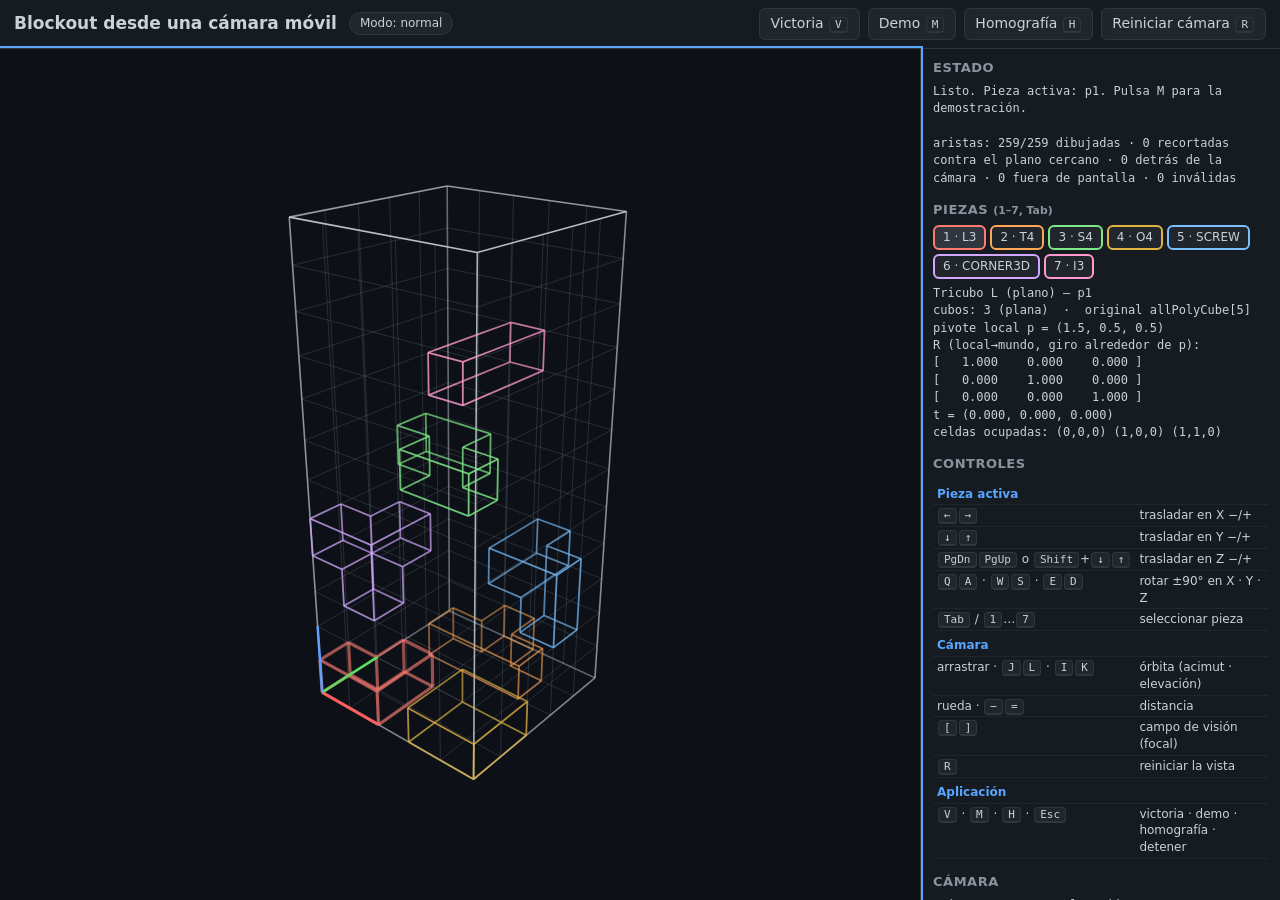
<file: app/index.html>
<!doctype html>
<html lang="es">
<head>
  <meta charset="utf-8">
  <meta name="viewport" content="width=device-width, initial-scale=1">
  <title>Blockout desde una cámara móvil</title>
  <link rel="icon" href="data:,">
  <link rel="stylesheet" href="css/style.css">
</head>
<body>
  <header>
    <h1>Blockout desde una cámara móvil</h1>
    <span id="mode-badge" class="badge">Modo: normal</span>
    <nav class="actions">
      <button id="btn-victory" title="Animación de victoria (V)">Victoria <kbd>V</kbd></button>
      <button id="btn-demo" title="Modo demostración (M)">Demo <kbd>M</kbd></button>
      <button id="btn-homography" title="Experimento de homografía (H)">Homografía <kbd>H</kbd></button>
      <button id="btn-reset" title="Restablecer la cámara (R)">Reiniciar cámara <kbd>R</kbd></button>
    </nav>
  </header>

  <main>
    <section id="stage">
      <canvas id="view" tabindex="0" aria-label="Escena 3D proyectada"></canvas>
      <div id="caption" hidden></div>
    </section>

    <aside id="side">
      <section>
        <h2>Estado</h2>
        <pre id="status"></pre>
      </section>
      <section>
        <h2>Piezas <small>(1–7, Tab)</small></h2>
        <div id="piece-list"></div>
        <pre id="piece-info"></pre>
      </section>
      <section>
        <h2>Controles</h2>
        <table class="keys">
          <tr><th>Pieza activa</th><td></td></tr>
          <tr><td><kbd>←</kbd><kbd>→</kbd></td><td>trasladar en X −/+</td></tr>
          <tr><td><kbd>↓</kbd><kbd>↑</kbd></td><td>trasladar en Y −/+</td></tr>
          <tr><td><kbd>PgDn</kbd><kbd>PgUp</kbd> o <kbd>Shift</kbd>+<kbd>↓</kbd><kbd>↑</kbd></td><td>trasladar en Z −/+</td></tr>
          <tr><td><kbd>Q</kbd><kbd>A</kbd> · <kbd>W</kbd><kbd>S</kbd> · <kbd>E</kbd><kbd>D</kbd></td><td>rotar ±90° en X · Y · Z</td></tr>
          <tr><td><kbd>Tab</kbd> / <kbd>1</kbd>…<kbd>7</kbd></td><td>seleccionar pieza</td></tr>
          <tr><th>Cámara</th><td></td></tr>
          <tr><td>arrastrar · <kbd>J</kbd><kbd>L</kbd> · <kbd>I</kbd><kbd>K</kbd></td><td>órbita (acimut · elevación)</td></tr>
          <tr><td>rueda · <kbd>−</kbd><kbd>=</kbd></td><td>distancia</td></tr>
          <tr><td><kbd>[</kbd><kbd>]</kbd></td><td>campo de visión (focal)</td></tr>
          <tr><td><kbd>R</kbd></td><td>reiniciar la vista</td></tr>
          <tr><th>Aplicación</th><td></td></tr>
          <tr><td><kbd>V</kbd> · <kbd>M</kbd> · <kbd>H</kbd> · <kbd>Esc</kbd></td><td>victoria · demo · homografía · detener</td></tr>
        </table>
      </section>
      <section>
        <h2>Cámara</h2>
        <pre id="cam-info"></pre>
      </section>
      <section>
        <h2>Cadena de proyección</h2>
        <pre id="matrices"></pre>
      </section>
    </aside>
  </main>

  <div id="hpanel" class="overlay" hidden>
    <div class="panel">
      <div class="panel-head">
        <h2>Experimento de homografía: plano Z = 0 del mundo</h2>
        <button id="h-close">Cerrar <kbd>Esc</kbd></button>
      </div>
      <p class="note">Una homografía es una matriz 3×3 que relaciona las <em>imágenes de un plano</em> entre dos vistas. La cámara completa (3×4) <strong>no</strong> es una homografía.</p>
      <div class="panel-controls">
        <label>Vista 2:
          <select id="h-mode">
            <option value="preset">Cámara distinta (otro centro de cámara)</option>
            <option value="live">Cámara principal (la actual al elegir esta opción)</option>
            <option value="rotation">Mismo centro de cámara (rotación pura)</option>
          </select>
        </label>
        <label>Ruido σ del DLT: <input id="h-sigma" type="range" min="0" max="3" step="0.1" value="0.5"> <output id="h-sigma-out">0.5 px</output></label>
      </div>
      <div class="views">
        <figure><canvas id="h-c1" width="640" height="480"></canvas><figcaption id="h-cap1">Vista 1</figcaption></figure>
        <figure><canvas id="h-c2" width="640" height="480"></canvas><figcaption id="h-cap2">Vista 2</figcaption></figure>
      </div>
      <p class="legend">
        <span class="lg blue">●</span> puntos del plano Z = 0 (rellenos: los 4 del DLT; huecos: comprobación) ·
        <span class="lg green">◯</span> proyección real en la vista 2 ·
        <span class="lg cyan">+</span> predicción de H21 (analítica) ·
        <span class="lg orange">◇</span> predicción del DLT con ruido σ ·
        <span class="lg red">×</span> predicción de H21 para puntos con Z &gt; 0 y <span class="lg red">—</span> su error de paralaje
      </p>
      <div id="h-summary" class="summary"></div>
      <pre id="h-report"></pre>
    </div>
  </div>

  <script src="src/core/linalg.js"></script>
  <script src="src/scene/pieces.js"></script>
  <script src="src/scene/mesh.js"></script>
  <script src="src/scene/container.js"></script>
  <script src="src/scene/scene.js"></script>
  <script src="src/projection/camera.js"></script>
  <script src="src/projection/projection.js"></script>
  <script src="src/projection/homography.js"></script>
  <script src="src/animation/easing.js"></script>
  <script src="src/animation/motion.js"></script>
  <script src="src/animation/victory.js"></script>
  <script src="src/animation/demo.js"></script>
  <script src="src/ui/input.js"></script>
  <script src="src/ui/render.js"></script>
  <script src="src/ui/hud.js"></script>
  <script src="src/ui/controller.js"></script>
  <script src="src/ui/homography_panel.js"></script>
  <script src="src/ui/main.js"></script>
</body>
</html>
</file>
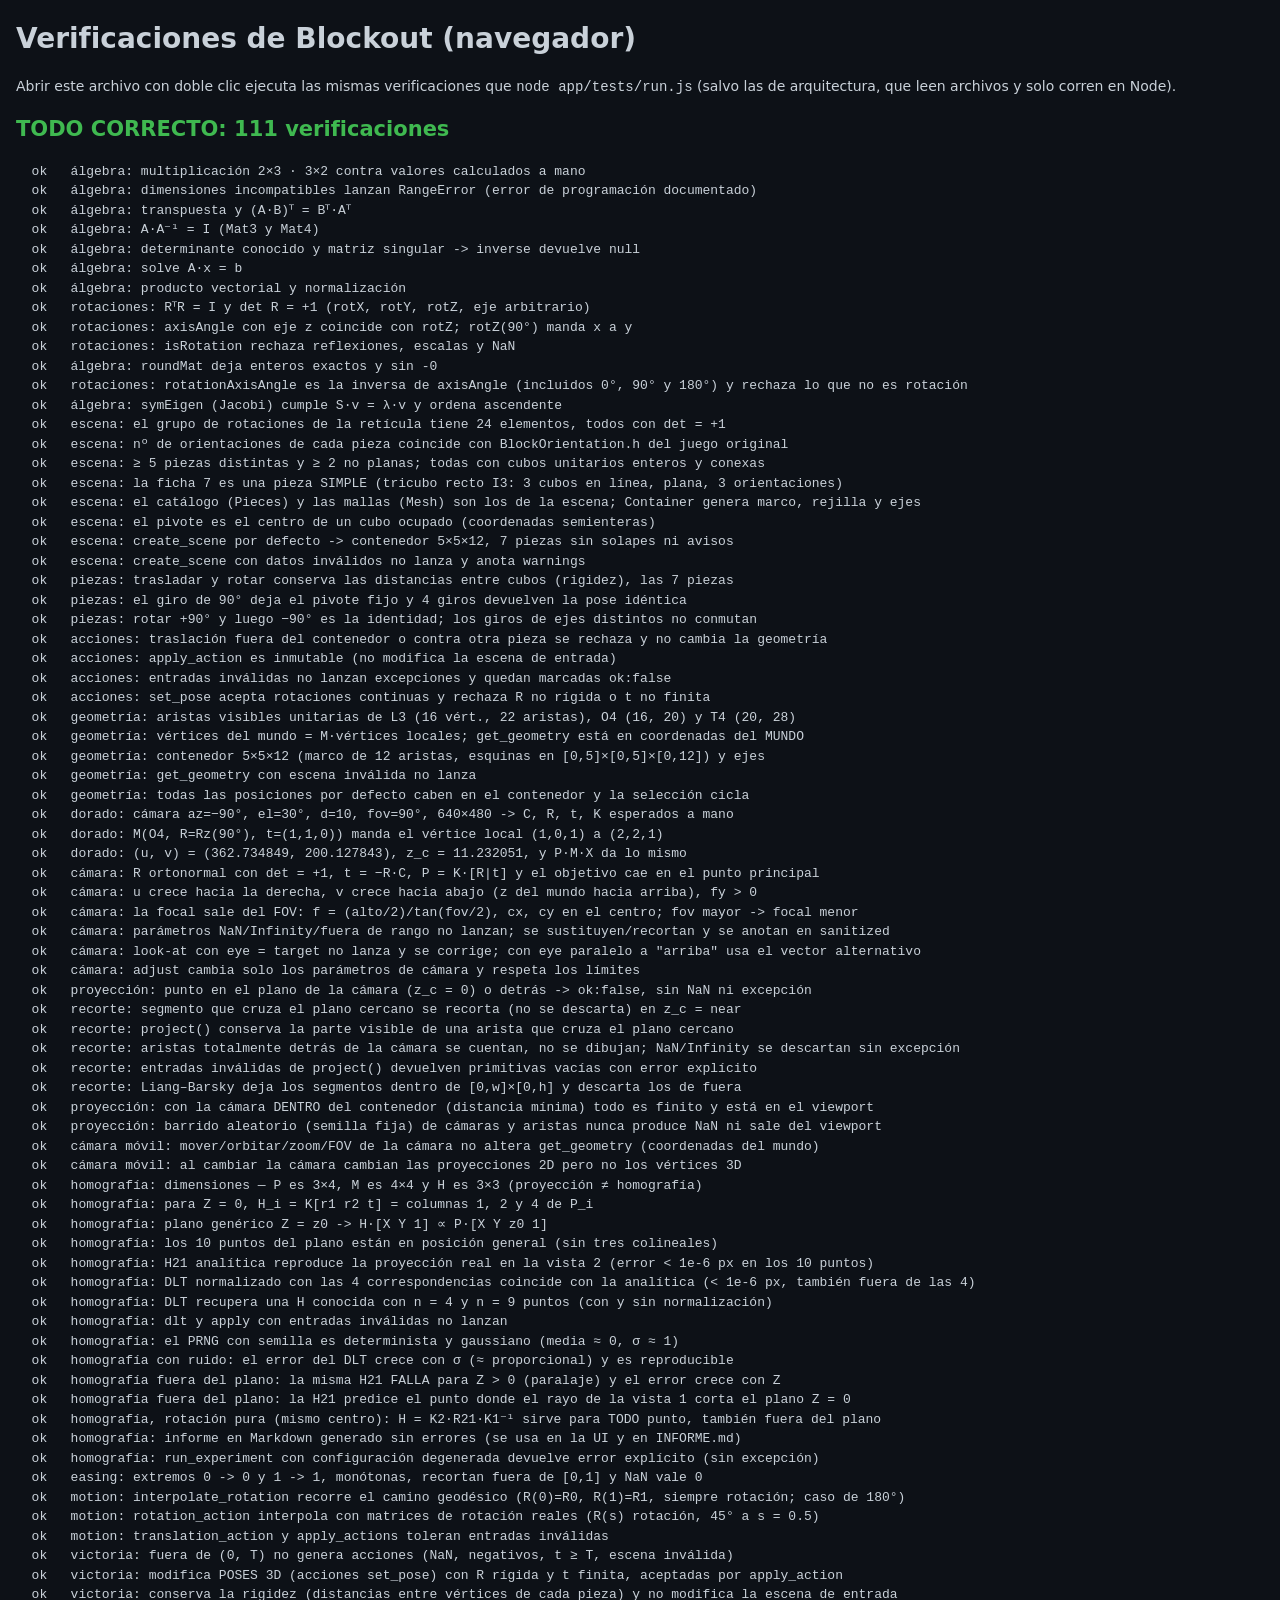
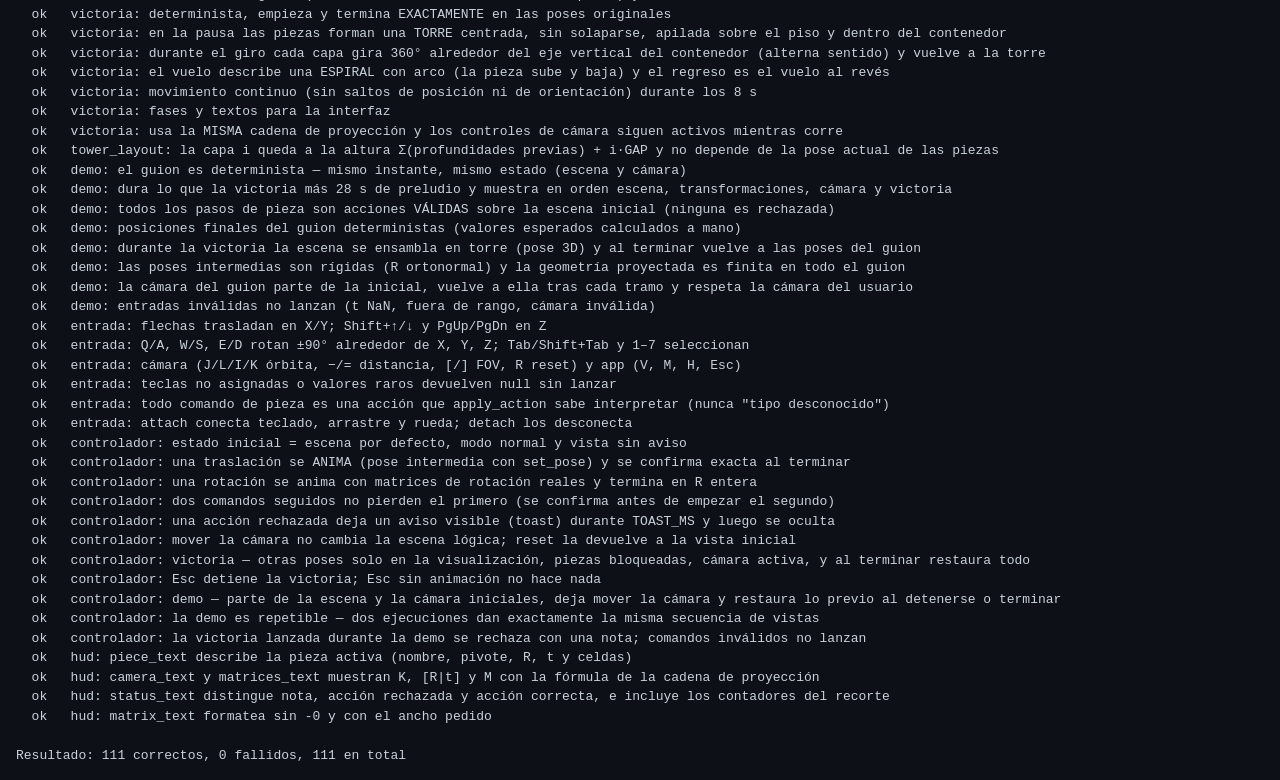
<file: app/tests/index.html>
<!doctype html>
<html lang="es">
<head>
  <meta charset="utf-8">
  <title>Verificaciones de Blockout</title>
  <link rel="icon" href="data:,">
  <style>
    body { font: 14px/1.4 system-ui, sans-serif; background: #0d1117; color: #c9d1d9; margin: 16px; }
    pre { font: 13px/1.5 ui-monospace, Consolas, monospace; white-space: pre-wrap; }
    .pass { color: #3fb950; } .fail { color: #f85149; }
  </style>
</head>
<body>
  <h1>Verificaciones de Blockout (navegador)</h1>
  <p>Abrir este archivo con doble clic ejecuta las mismas verificaciones que <code>node app/tests/run.js</code>
     (salvo las de arquitectura, que leen archivos y solo corren en Node).</p>
  <h2 id="summary">Ejecutando…</h2>
  <pre id="out"></pre>

  <script src="harness.js"></script>
  <script src="../src/core/linalg.js"></script>
  <script src="../src/scene/pieces.js"></script>
  <script src="../src/scene/mesh.js"></script>
  <script src="../src/scene/container.js"></script>
  <script src="../src/scene/scene.js"></script>
  <script src="../src/projection/camera.js"></script>
  <script src="../src/projection/projection.js"></script>
  <script src="../src/projection/homography.js"></script>
  <script src="../src/animation/easing.js"></script>
  <script src="../src/animation/motion.js"></script>
  <script src="../src/animation/victory.js"></script>
  <script src="../src/animation/demo.js"></script>
  <script src="../src/ui/input.js"></script>
  <script src="../src/ui/render.js"></script>
  <script src="../src/ui/hud.js"></script>
  <script src="../src/ui/controller.js"></script>
  <script src="../src/ui/homography_panel.js"></script>
  <script src="test_linalg.js"></script>
  <script src="test_scene.js"></script>
  <script src="test_camera_projection.js"></script>
  <script src="test_homography.js"></script>
  <script src="test_animation.js"></script>
  <script src="test_demo.js"></script>
  <script src="test_input.js"></script>
  <script src="test_controller.js"></script>
  <script src="test_hud.js"></script>
  <script>
    const r = Harness.run();
    document.getElementById('out').textContent = r.lines.join('\n');
    const s = document.getElementById('summary');
    s.textContent = r.failed === 0 ? 'TODO CORRECTO: ' + r.passed + ' verificaciones' : 'FALLAN ' + r.failed + ' de ' + (r.passed + r.failed);
    s.className = r.failed === 0 ? 'pass' : 'fail';
    document.title = (r.failed === 0 ? 'OK ' : 'FALLO ') + r.passed + '/' + (r.passed + r.failed);
  </script>
</body>
</html>
</file>
<file: app/css/style.css>
:root {
  --bg: #0d1117; --panel: #161b22; --line: #30363d; --fg: #c9d1d9; --muted: #8b949e; --accent: #58a6ff;
  --ok: #3fb950; --warn: #d29922; --err: #f85149;
  color-scheme: dark;
}
* { box-sizing: border-box; }
html, body { height: 100%; margin: 0; }
body { background: var(--bg); color: var(--fg); font: 14px/1.4 system-ui, -apple-system, "Segoe UI", Roboto, sans-serif; display: flex; flex-direction: column; }
header { display: flex; align-items: center; gap: 12px; padding: 8px 14px; border-bottom: 1px solid var(--line); background: var(--panel); flex-wrap: wrap; }
h1 { font-size: 17px; margin: 0; }
h2 { font-size: 13px; margin: 0 0 6px; text-transform: uppercase; letter-spacing: .04em; color: var(--muted); }
h2 small { text-transform: none; letter-spacing: 0; }
.badge { padding: 2px 10px; border-radius: 999px; background: #21262d; border: 1px solid var(--line); font-size: 12px; }
.badge.demo { border-color: var(--warn); color: var(--warn); }
.badge.victory { border-color: var(--ok); color: var(--ok); }
.actions { margin-left: auto; display: flex; gap: 8px; flex-wrap: wrap; }
button, select { background: #21262d; color: var(--fg); border: 1px solid var(--line); border-radius: 6px; padding: 5px 10px; font: inherit; cursor: pointer; }
button:hover { border-color: var(--accent); }
button:focus-visible, canvas:focus-visible, select:focus-visible, input:focus-visible { outline: 2px solid var(--accent); outline-offset: 1px; }
kbd { background: #21262d; border: 1px solid var(--line); border-bottom-width: 2px; border-radius: 4px; padding: 0 5px; font: 11px ui-monospace, Consolas, monospace; margin: 0 1px; }
main { flex: 1; min-height: 0; display: flex; }
#stage { flex: 1; min-width: 0; position: relative; }
#view { display: block; width: 100%; height: 100%; cursor: grab; touch-action: none; }
#view:active { cursor: grabbing; }
#caption { position: absolute; left: 12px; bottom: 12px; right: 12px; padding: 8px 12px; background: rgba(22,27,34,.88); border: 1px solid var(--line); border-radius: 8px; font-size: 15px; }
#side { width: 360px; max-width: 42vw; overflow-y: auto; border-left: 1px solid var(--line); background: var(--panel); padding: 10px 12px; }
#side section { margin-bottom: 14px; }
pre { margin: 0; font: 12px/1.45 ui-monospace, Consolas, "DejaVu Sans Mono", monospace; white-space: pre-wrap; word-break: break-word; color: var(--fg); }
#piece-list { display: flex; flex-wrap: wrap; gap: 4px; margin-bottom: 6px; }
#piece-list button { padding: 2px 8px; font-size: 12px; border-width: 2px; }
#piece-list button.active { background: #30363d; }
table.keys { border-collapse: collapse; width: 100%; font-size: 12px; }
table.keys td, table.keys th { padding: 2px 4px; vertical-align: top; border-bottom: 1px solid #21262d; }
table.keys th { text-align: left; color: var(--accent); padding-top: 6px; }
table.keys td:first-child { white-space: nowrap; }
.err { color: var(--err); } .ok { color: var(--ok); } .warn { color: var(--warn); }

.overlay { position: fixed; inset: 0; background: rgba(1,4,9,.82); overflow: auto; padding: 16px; z-index: 10; }
.overlay[hidden] { display: none; }
.panel { max-width: 1400px; margin: 0 auto; background: var(--panel); border: 1px solid var(--line); border-radius: 10px; padding: 14px 18px; }
.panel-head { display: flex; justify-content: space-between; align-items: center; gap: 12px; }
.panel-head h2 { font-size: 16px; color: var(--fg); text-transform: none; margin: 0; }
.note { color: var(--muted); margin: 6px 0 10px; }
.panel-controls { display: flex; gap: 18px; flex-wrap: wrap; margin-bottom: 10px; }
.views { display: grid; grid-template-columns: repeat(auto-fit, minmax(320px, 1fr)); gap: 12px; }
figure { margin: 0; }
figure canvas { width: 100%; height: auto; border: 1px solid var(--line); border-radius: 6px; background: var(--bg); }
figcaption { color: var(--muted); font-size: 12px; margin-top: 4px; }
.legend { color: var(--muted); font-size: 12px; }
.lg { font-weight: bold; } .lg.blue { color: #58a6ff; } .lg.green { color: #3fb950; } .lg.cyan { color: #39d0d8; } .lg.orange { color: #ffa657; } .lg.red { color: #f85149; }
.summary { margin: 8px 0; padding: 8px 12px; border: 1px solid var(--line); border-radius: 6px; background: #0d1117; }
#h-report { overflow-x: auto; white-space: pre; font-size: 11.5px; }

@media (max-width: 800px) {
  main { flex-direction: column; }
  #side { width: 100%; max-width: none; border-left: 0; border-top: 1px solid var(--line); max-height: 45vh; }
  #stage { min-height: 50vh; }
}
</file>
